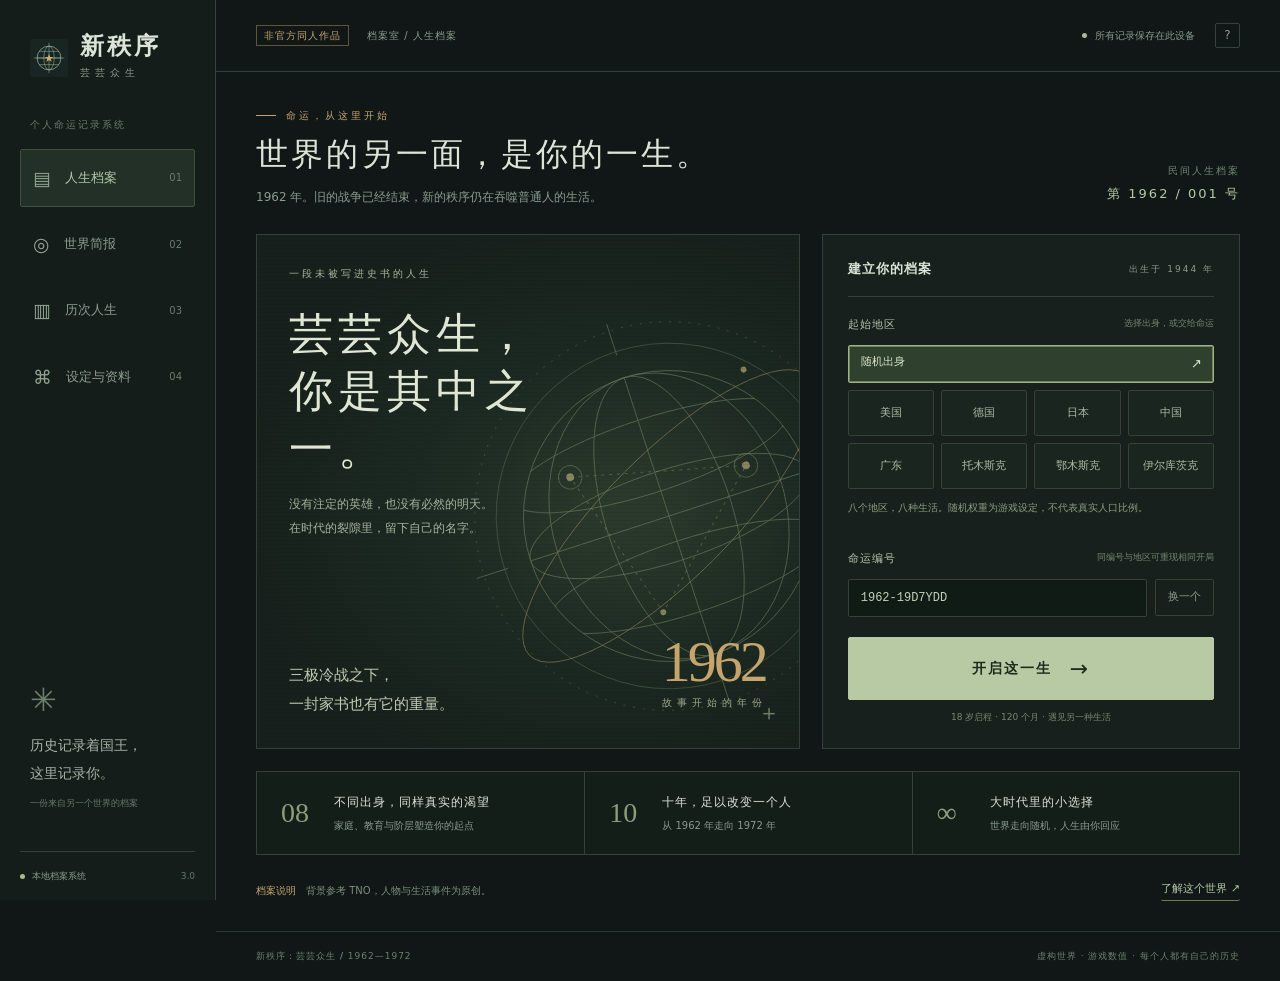
<file: 1in8b-source/index.html>
<!doctype html>
<html lang="zh-Hans">
<head>
<meta charset="utf-8"><meta name="viewport" content="width=device-width,initial-scale=1"><meta name="theme-color" content="#101817">
<meta name="description" content="在新秩序的世界里，逐月度过一个普通人的十年。中文 TNO 同人人生模拟，120 个月、像素生活、世界通报与随机遭遇，1962—1972。">
<title>新秩序：芸芸众生 · 人生档案</title>
<link rel="icon" href="tno/emblem.svg" type="image/svg+xml"><link rel="stylesheet" href="tno/style.css">
<script defer src="tno/data.js"></script><script defer src="tno/engine.js"></script><script defer src="tno/scene.js"></script><script defer src="tno/app.js"></script>
</head>
<body>
<a href="#main" class="skip">跳至正文</a>
<div class="app-shell">
<aside class="sidebar">
<a class="brand" href="#" aria-label="新秩序人生档案首页"><img src="tno/emblem.svg" width="38" height="38" alt=""><span>新秩序<small>芸芸众生</small></span></a>
<div class="side-label">个人命运记录系统</div>
<nav aria-label="主导航"><button class="nav-item active" data-view="life"><span>▤</span>人生档案<i>01</i></button><button class="nav-item" data-view="world"><span>◎</span>世界简报<i>02</i></button><button class="nav-item" data-view="archive"><span>▥</span>历次人生<i>03</i></button><button class="nav-item" data-view="about"><span>⌘</span>设定与资料<i>04</i></button></nav>
<div class="sidebar-quote"><div class="small-star">✳</div><p>历史记录着国王，<br>这里记录你。</p><small>一份来自另一个世界的档案</small></div>
<div class="side-bottom"><span class="status-dot"></span>本地档案系统<span class="version">3.0</span></div>
</aside>
<div class="workspace"><header class="topbar"><div><span class="topbar-tag">非官方同人作品</span><span class="topbar-path">档案室 / <span id="view-label">人生档案</span></span></div><div class="topbar-right"><span class="status-dot"></span><span id="save-status" role="status">所有记录保存在此设备</span><button id="soundless-help" class="icon-button" aria-label="打开设定说明">?</button></div></header>
<div id="notice" class="notice" role="status" hidden></div><main id="main" tabindex="-1"></main><footer class="footer"><span>新秩序：芸芸众生 <span class="muted">/</span> 1962—1972</span><span>虚构世界 · 游戏数值 · 每个人都有自己的历史</span></footer></div>
</div><dialog id="modal" aria-labelledby="modal-title"><div id="modal-content"></div></dialog><dialog id="story-modal" class="story-dialog" aria-labelledby="story-title"><div id="story-content"></div></dialog>
</body></html>
</file>
<file: 1in8b-source/tno/style.css>
@charset "UTF-8";
:root{color-scheme:dark;--bg:#101716;--panel:#18211e;--line:#344139;--muted:#8a9b8f;--text:#dce3d7;--green:#b3c9a5;--gold:#c5a56e;--rail:216px;font-family:"Microsoft YaHei","PingFang SC",system-ui,sans-serif;font-size:14px}*{box-sizing:border-box}body{margin:0;background:var(--bg);color:var(--text);line-height:1.7}button,input,select{font:inherit}button{cursor:pointer;color:inherit;transition:background .15s,border-color .15s}a{color:var(--green)}button:disabled{cursor:not-allowed;opacity:.4}button:hover:not(:disabled){filter:brightness(1.12)}button:focus-visible,a:focus-visible,input:focus-visible{outline:2px solid var(--gold);outline-offset:4px}button:focus:not(:focus-visible){outline:none}button,input{border-radius:2px}h1,h2,h3,p{margin:0}[hidden]{display:none!important}.muted{color:var(--muted)}.skip{position:fixed;top:-100px;z-index:20;padding:10px;background:var(--panel)}.skip:focus{top:0}.app-shell{min-height:100vh}.sidebar{position:fixed;inset:0 auto 0 0;width:var(--rail);background:#141d1a;border-right:1px solid var(--line);display:flex;flex-direction:column;padding:32px 20px 16px;z-index:5}.brand{display:flex;gap:12px;text-decoration:none;color:var(--text);align-items:center;padding:0 10px;font-family:"SimSun","Songti SC",serif;font-size:24px;font-weight:700;letter-spacing:3px;line-height:1.2}.brand small{display:block;font:10px/2.3 sans-serif;letter-spacing:5px;color:var(--muted)}.side-label{font-size:10px;color:#687b6e;letter-spacing:2px;padding:32px 10px 16px}nav{display:flex;flex-direction:column;gap:8px}.nav-item{border:1px solid transparent;background:transparent;display:flex;gap:14px;text-align:left;align-items:center;width:100%;padding:12px;color:var(--muted);font-size:13px}.nav-item>span{font-size:19px;color:#91a28f}.nav-item i{font-size:10px;margin-left:auto;font-style:normal;color:#687b6e}.nav-item.active{color:var(--green);border-color:#3e5141;background:#233027}.sidebar-quote{margin-top:auto;padding:70px 10px 35px;font-family:"SimSun","Songti SC",serif;color:#a9b2a5;line-height:2}.small-star{font:32px/1 serif;color:#6e806b;margin-bottom:16px}.sidebar-quote small{font:9px/2 sans-serif;color:#66786b;white-space:nowrap}.side-bottom{border-top:1px solid var(--line);padding-top:17px;display:flex;gap:7px;align-items:center;font-size:9px;color:var(--muted);white-space:nowrap}.status-dot{display:inline-block;width:5px;height:5px;background:#a7bd8c;border-radius:50%;flex-shrink:0}.version{margin-left:auto;color:#65786a}.workspace{margin-left:var(--rail)}.topbar{height:72px;padding:0 40px;display:flex;align-items:center;justify-content:space-between;border-bottom:1px solid var(--line);gap:16px;font-size:10px}.topbar-tag{border:1px solid #5e563b;color:var(--gold);padding:4px 7px;letter-spacing:1px}.topbar-path{margin-left:18px;color:var(--muted);letter-spacing:1px}.topbar-right{display:flex;align-items:center;gap:8px;color:var(--muted)}.icon-button{background:transparent;border:1px solid var(--line);width:25px;height:25px;margin-left:12px;font-size:12px}main{max-width:1500px;margin:auto;padding:35px 40px 30px;min-height:calc(100vh - 122px);outline:0}.eyebrow{color:var(--gold);font-size:10px;letter-spacing:3px;display:flex;align-items:center;gap:10px}.eyebrow:before{content:"";width:20px;height:1px;background:var(--gold)}.page-head{display:flex;justify-content:space-between;align-items:flex-end;gap:20px;margin-bottom:27px}.page-head h1{font:32px/1.4 "SimSun","Songti SC",serif;letter-spacing:3px;margin-top:8px}.page-head p{font-size:12px;color:var(--muted);margin-top:10px}.folio{font-size:10px;color:#728575;letter-spacing:2px;text-align:right;line-height:2}.folio b{display:block;color:var(--green);font-weight:400;font-size:13px}.landing-grid{display:grid;grid-template-columns:minmax(0,1.3fr) minmax(310px,1fr);gap:22px}.hero{min-height:480px;position:relative;overflow:hidden;border:1px solid var(--line);background:radial-gradient(ellipse at 65% 53%,#29372b,#1b2821 42%,#17201c 75%);display:flex;flex-direction:column;padding:30px 32px}.hero:after{content:"";position:absolute;inset:0;background:repeating-linear-gradient(0deg,transparent,transparent 3px,#0a140b18 3px,#0a140b18 4px);pointer-events:none}.hero-kicker{font-size:10px;letter-spacing:3px;z-index:1;color:#a5b79c}.hero h2{position:relative;z-index:1;margin-top:24px;font:44px/1.3 "SimSun","Songti SC",serif;letter-spacing:5px;max-width:330px;color:#e0e6d4}.hero .subline{font-size:12px;position:relative;z-index:1;color:#a4b29d;margin-top:14px;line-height:2;max-width:260px}.orb{position:absolute;right:-75px;bottom:27px;width:410px;height:410px;opacity:.62;transform:rotate(-18deg);pointer-events:none}.hero-bottom{position:relative;z-index:1;margin-top:auto;padding-top:70px;display:flex;align-items:flex-end;justify-content:space-between;gap:20px}.hero-bottom p{font-family:"SimSun","Songti SC",serif;font-size:15px;line-height:1.9;color:#bfcbb5}.hero-bottom .number{font:58px/.9 Georgia,serif;color:var(--gold);letter-spacing:-3px}.hero-bottom .number small{display:block;font:10px/3 sans-serif;letter-spacing:5px;color:#9da98d}.cross{position:absolute;bottom:17px;right:19px;color:#74816a;font-size:22px}.register{border:1px solid var(--line);background:#17201c;padding:23px 25px;display:flex;flex-direction:column}.panel-title{display:flex;align-items:center;justify-content:space-between;gap:12px;padding-bottom:16px;border-bottom:1px solid var(--line);margin-bottom:19px;font-size:13px;font-weight:600;letter-spacing:1px}.panel-title small{font-size:9px;color:var(--muted);font-weight:400;letter-spacing:2px}.field-label{display:flex;justify-content:space-between;gap:10px;font-size:11px;color:#b6c3ae;letter-spacing:1px;margin-bottom:10px}.field-label span{font-size:9px;color:#738571;letter-spacing:0}.region-grid{display:grid;grid-template-columns:repeat(4,1fr);gap:7px}.region-btn{border:1px solid #354238;background:#19251e;min-height:46px;padding:7px 2px;font-size:11px;color:#aebba5}.region-btn.selected{border-color:#a0b28a;color:#dbe6cd;background:#30402e;box-shadow:inset 0 0 0 1px #6f825b}.region-btn.random{grid-column:1/-1;min-height:36px;text-align:left;padding-left:12px}.region-btn.random span{float:right;padding-right:9px;font-size:13px}.region-description{font-size:10px;color:#8a9c83;min-height:36px;margin:10px 0 15px;line-height:1.8}.seed-row{display:flex;align-items:center;gap:8px}.seed-row input{width:100%;min-width:0;background:#111b16;border:1px solid #354238;color:#c2d1b5;padding:9px 12px;font:12px/1.5 monospace}.seed-row button{background:transparent;border:1px solid #354238;padding:8px 12px;color:var(--muted);white-space:nowrap;font-size:11px}.primary{display:flex;justify-content:center;align-items:center;gap:18px;background:#b8caa4;color:#1c2a1a;border:1px solid #b8caa4;font-weight:700;letter-spacing:2px;padding:12px 20px;min-height:45px}.primary .arrow{font-size:22px;font-weight:400}.register .primary{width:100%;margin-top:20px}.register-foot{font-size:9px;text-align:center;color:#778771;margin-top:10px}.secondary{border:1px solid #536346;background:transparent;color:var(--green);padding:10px 16px;font-size:12px;letter-spacing:1px}.register .secondary{margin-top:9px}.facts-row{display:grid;grid-template-columns:repeat(3,1fr);border:1px solid var(--line);margin-top:22px;background:#131e18}.fact{padding:20px 24px;display:flex;gap:18px;align-items:center}.fact+.fact{border-left:1px solid var(--line)}.fact-symbol{color:#8d9d7c;font:28px/1 Georgia,serif;min-width:35px}.fact h3{font-size:12px;letter-spacing:1px;font-weight:500}.fact p{color:var(--muted);font-size:10px;margin-top:4px}.lower-caption{display:flex;justify-content:space-between;align-items:center;margin-top:25px;font-size:10px;color:#7d8f7c;gap:16px}.lower-caption b{font-weight:400;color:var(--gold)}.footer{max-width:1500px;margin:auto;padding:17px 40px;border-top:1px solid #2b382f;display:flex;gap:16px;justify-content:space-between;font-size:9px;letter-spacing:1px;color:#6d806f}.notice{margin:15px 40px 0;padding:12px 16px;border:1px solid #79643c;color:#e1c18c;background:#302b1c;font-size:12px}.dashboard{display:grid;grid-template-columns:270px minmax(0,1fr);gap:24px}.identity{background:#17211b;border:1px solid var(--line);padding:23px;height:fit-content}.profile-top{display:flex;gap:15px;align-items:center;border-bottom:1px solid var(--line);padding-bottom:20px}.portrait{width:56px;height:64px;flex-shrink:0;background:#2a3628;border:1px solid #536049;display:flex;align-items:center;justify-content:center;font:30px/1 serif;color:#adba99;position:relative}.portrait:after{content:"";position:absolute;inset:4px;border:1px solid #5a684c}.person-name{font:23px/1.5 "SimSun",serif;letter-spacing:1px}.profile-sub{color:var(--muted);font-size:10px}.data-list{margin:16px 0;font-size:11px}.data-list div{display:flex;justify-content:space-between;gap:10px;margin:9px 0}.data-list dt{color:var(--muted);flex-shrink:0}.data-list dd{margin:0;text-align:right}.stats{border-top:1px solid var(--line);padding-top:10px}.stat{margin-top:14px}.stat-line{display:flex;justify-content:space-between;font-size:10px;color:#b6c5aa}.stat-line b{font:11px/1.7 monospace;color:var(--green)}.stat-track{height:3px;background:#303d30;margin-top:7px}.stat-fill{height:3px;background:#a0b18e}.stat.risk .stat-fill{background:var(--gold)}.identity .secondary{width:100%;margin-top:22px;font-size:10px}.identity-foot{color:#6f826e;font-size:9px;line-height:1.8;margin-top:17px}.life-main{min-width:0}.year-banner{display:flex;align-items:center;justify-content:space-between;border-bottom:1px solid #536147;padding:0 0 18px;gap:15px}.year-big{font:50px/1 Georgia,serif;color:#c5d2b8;letter-spacing:-2px}.year-big small{font:11px/1 sans-serif;letter-spacing:1px;color:var(--muted);margin-left:15px}.year-actions{display:flex;gap:8px;align-items:center}.year-actions .primary{padding:9px 16px;min-height:40px;font-size:11px}.year-actions .secondary{font-size:11px;padding:8px 12px;min-height:40px}.era-track{display:flex;justify-content:space-between;position:relative;margin:22px 0 25px;padding-top:9px;font:9px/1.7 monospace;color:#71836c}.era-track:before{content:"";position:absolute;top:0;left:0;right:0;border-top:1px solid #3a4a36}.era-track span{position:relative}.era-track span:before{content:"";width:4px;height:4px;background:#55694b;position:absolute;top:-11px;left:10px}.era-track span.current{color:var(--gold)}.era-track span.current:before{background:var(--gold);box-shadow:0 0 0 3px #c5a56e22}.event-card{border:1px solid #7c8055;background:#222c20;padding:25px;margin-bottom:24px;position:relative}.event-label{font-size:9px;letter-spacing:2px;color:var(--gold);display:flex;justify-content:space-between}.event-card h2{font:26px/1.5 "SimSun",serif;letter-spacing:2px;margin:15px 0 10px}.event-text{color:#c1cbb6;font-size:13px;line-height:2}.choices{display:flex;flex-direction:column;gap:9px;margin-top:23px}.choice{display:flex;gap:14px;align-items:center;width:100%;background:#17221a;border:1px solid #4a5a3d;text-align:left;padding:12px 14px;font-size:12px}.choice-index{border:1px solid #627352;color:#9faf8c;min-width:24px;height:24px;text-align:center;font:11px/23px monospace}.choice-body{flex:1}.choice-effect{display:block;color:#9cad8f;font-size:10px;margin-top:2px;line-height:1.8}.choice-arrow{color:#9caf89}.choice:hover{background:#2e3c27;border-color:#a2b98c}.log-head{display:flex;justify-content:space-between;align-items:center;font-size:12px;letter-spacing:2px;margin-bottom:20px}.log-head span{font-size:9px;letter-spacing:1px;color:var(--muted)}.timeline{border-left:1px solid #3d4d36;margin-left:5px;padding-left:23px}.log-entry{position:relative;padding-bottom:22px}.log-entry:before{content:"";position:absolute;left:-27px;top:8px;width:7px;height:7px;background:#7f9370;border:2px solid var(--bg)}.log-entry.world:before{background:var(--gold)}.log-meta{color:#83967c;font-size:9px;margin-bottom:3px;letter-spacing:1px}.log-entry h3{font-size:13px;font-weight:500;color:#b9c9ad}.log-entry p{font-size:11px;line-height:1.9;color:var(--muted);margin-top:4px}.log-entry.world h3{color:var(--gold)}.empty-panel{border:1px dashed #41513a;padding:35px;text-align:center;color:var(--muted);font-size:12px}.brief-grid{display:grid;grid-template-columns:repeat(2,1fr);gap:18px}.brief{background:#17211b;border:1px solid var(--line);padding:24px}.brief .route-label{font-size:10px;color:var(--gold);letter-spacing:2px}.brief h2{font:23px/1.5 "SimSun",serif;margin:10px 0}.brief p{font-size:12px;color:var(--muted);line-height:2}.brief-foot{border-top:1px solid var(--line);margin-top:20px;padding-top:12px;font-size:10px;color:#75896e}.news-section{margin-top:30px}.article{max-width:830px}.article h2{font:23px/1.6 "SimSun",serif;color:var(--green);margin:25px 0 12px}.article p,.article li{font-size:13px;line-height:2;color:#a6b69d}.article ul{padding-left:20px}.source-list{list-style:none;padding:0!important}.source-list li{border-bottom:1px solid var(--line);padding:13px 0}.source-list a{color:var(--green);text-decoration:none;border-bottom:1px solid #647155}.source-list small{display:block;font-size:11px;color:var(--muted)}.archive-card{display:grid;grid-template-columns:80px 1fr auto;gap:20px;align-items:center;border:1px solid var(--line);padding:23px;margin-bottom:14px;background:#18211b}.archive-year{font:26px/1.2 Georgia,serif;color:var(--gold)}.archive-year small{display:block;font:9px/2 sans-serif;color:var(--muted)}.archive-card h2{font:22px/1.7 "SimSun",serif}.archive-card p{font-size:11px;color:var(--muted)}.archive-actions{display:flex;gap:8px}.danger{color:#dba18a;border-color:#795647}.end-card{border:1px solid #93815a;padding:30px;background:linear-gradient(135deg,#293022,#19231c);margin-bottom:25px}.end-card h2{font:32px/1.5 "SimSun",serif;letter-spacing:2px;margin:14px 0}.end-card p{font-size:12px;color:#b5c2aa;line-height:2}.end-grid{display:grid;grid-template-columns:1fr 1fr;gap:18px;margin:22px 0}.end-grid>div{border-top:1px solid #4f5c42;padding-top:15px}.end-grid h3{font-size:10px;color:var(--gold);margin-bottom:6px;font-weight:400;letter-spacing:2px}.end-buttons{display:flex;gap:10px;margin-top:20px;flex-wrap:wrap}dialog{color:var(--text);background:#1a251d;border:1px solid #71805c;padding:30px;width:min(560px,calc(100vw - 32px));max-height:85vh}dialog::backdrop{background:#050b08bf;backdrop-filter:blur(3px)}dialog h2{font:25px/1.5 "SimSun",serif;margin-bottom:15px}dialog p{font-size:13px;color:#aebca4;line-height:2}.dialog-actions{display:flex;justify-content:flex-end;gap:10px;margin-top:25px}.dialog-list{padding-left:18px;font-size:12px;color:#aebca4;line-height:2}.continue-strip{border:1px solid #7b7950;background:#282d1d;padding:14px 18px;display:flex;justify-content:space-between;align-items:center;gap:14px;margin-bottom:20px;font-size:12px}.continue-strip small{color:var(--muted);display:block;font-size:10px}.action-link{background:transparent;border:0;border-bottom:1px solid #687c59;color:var(--green);padding:0 0 1px;font-size:11px}.fade-in{animation:appear .3s ease-out}@keyframes appear{from{opacity:.4;transform:translateY(4px)}to{opacity:1;transform:translateY(0)}}
@media(min-width:1600px){main{padding-top:45px}.hero{min-height:540px}.hero h2{font-size:54px}.orb{width:480px;height:480px}.register{padding:28px}.region-btn{min-height:55px}.region-description{margin-bottom:24px}}
@media(max-width:1150px){:root{--rail:180px}.sidebar{padding:28px 13px 14px}.brand{font-size:22px;padding:0 6px;gap:8px}.topbar{padding:0 25px}main{padding:28px 25px}.footer{padding:17px 25px}.landing-grid{gap:16px;grid-template-columns:minmax(0,1fr) minmax(280px,1fr)}.hero{padding:25px}.hero h2{font-size:38px}.orb{right:-140px}.register{padding:20px}.hero-bottom{align-items:flex-start;flex-direction:column;padding-top:50px;gap:15px}.hero-bottom .number{font-size:46px}.hero-bottom .number small{display:inline;margin-left:13px}.fact{padding:18px 14px;gap:12px}.fact-symbol{font-size:24px;min-width:25px}.topbar-path{display:none}.dashboard{grid-template-columns:230px minmax(0,1fr);gap:20px}.identity{padding:18px}.year-big{font-size:40px}.year-actions{flex-direction:column;align-items:stretch}.year-actions button{padding:5px 10px!important;min-height:30px!important}}
@media(max-width:850px){:root{--rail:0px}.sidebar{position:static;width:auto;padding:15px 22px;flex-direction:row;align-items:center;justify-content:space-between;border-right:0;border-bottom:1px solid var(--line)}.brand{font-size:21px}.brand img{width:32px;height:32px}.brand small{font-size:8px;letter-spacing:4px}.sidebar nav{flex-direction:row;gap:5px}.nav-item{width:auto;padding:8px 10px;font-size:11px;gap:5px}.nav-item>span,.nav-item i,.side-label,.sidebar-quote,.side-bottom{display:none}.topbar{height:47px;padding:0 24px}.topbar-tag{font-size:9px}.workspace{margin:0}.landing-grid{grid-template-columns:1.1fr 1fr}.hero h2{font-size:38px}.page-head h1{font-size:29px}.footer{font-size:8px}.facts-row{margin-top:18px}.fact{align-items:flex-start}.fact-symbol{display:none}.dashboard{grid-template-columns:220px minmax(0,1fr)}}
@media(max-width:620px){.sidebar{padding:13px 16px;flex-wrap:wrap;gap:16px}.brand small{display:none}.sidebar nav{width:100%;gap:0;justify-content:space-between}.nav-item{padding:7px 10px;font-size:11px}.topbar{padding:0 16px;height:41px}.topbar-tag{border:0;padding:0;font-size:9px}.topbar-right{font-size:9px;gap:5px}.icon-button{display:none}main{padding:25px 16px}.page-head{margin-bottom:20px}.page-head h1{font-size:27px}.page-head p{font-size:11px;max-width:270px}.folio{display:none}.landing-grid{grid-template-columns:1fr;gap:18px}.hero{min-height:340px;padding:24px}.hero h2{font-size:40px;margin-top:16px;max-width:none}.hero .subline{max-width:240px;margin-top:8px}.hero-bottom{padding-top:30px;flex-direction:row;align-items:flex-end}.hero-bottom p{font-size:12px}.hero-bottom .number{font-size:42px}.hero-bottom .number small{display:block;margin:0;font-size:8px}.orb{width:330px;height:330px;right:-70px;bottom:0}.hero-kicker{font-size:9px}.register{padding:21px}.region-btn{min-height:45px}.facts-row{grid-template-columns:1fr}.fact{padding:14px 20px;align-items:center;gap:18px}.fact-symbol{display:block;font-size:23px;min-width:30px}.fact+.fact{border-left:0;border-top:1px solid var(--line)}.fact p{margin:0}.lower-caption{font-size:9px;align-items:flex-start}.footer{padding:15px 16px;flex-direction:column;gap:3px}.dashboard{display:flex;flex-direction:column}.identity{padding:18px}.profile-top{padding-bottom:12px}.data-list{display:grid;grid-template-columns:1fr 1fr;column-gap:20px;margin:10px 0}.data-list div{margin:4px 0}.stats{display:grid;grid-template-columns:1fr 1fr;gap:0 20px}.stat{margin-top:12px}.identity-foot{display:none}.identity .secondary{margin-top:17px;padding:6px}.year-banner{padding-bottom:15px}.year-big{font-size:44px}.year-actions{flex-direction:row}.year-actions .primary,.year-actions .secondary{min-height:38px!important}.event-card{padding:20px}.event-card h2{font-size:24px}.event-text{font-size:12px}.event-label{font-size:8px;letter-spacing:1px}.choice{padding:11px;font-size:12px;gap:10px}.brief-grid{grid-template-columns:1fr}.archive-card{grid-template-columns:55px 1fr;gap:15px;padding:18px}.archive-actions{grid-column:1/-1;justify-content:flex-end}.archive-card h2{font-size:20px}.end-card{padding:22px}.end-card h2{font-size:28px}.end-grid{grid-template-columns:1fr}.notice{margin:12px 16px 0}.continue-strip{font-size:11px;padding:12px}.article p,.article li{font-size:12px}.source-list a{overflow-wrap:anywhere}.page-head .secondary{font-size:10px;padding:7px 10px}}
@media(prefers-reduced-motion:reduce){*,*:before,*:after{animation:none!important;transition:none!important}}

/* 月度档案：账本、行动与投资沿用纸质档案的层次。 */
.stat-grade{font-size:10px;color:var(--gold);margin-top:6px}.stat-description{font-size:10px;line-height:1.8;color:#92a48b;margin-top:3px}.stat.money{padding:12px;background:#222d20;border:1px solid #526344}.stat.money .stat-line{display:block}.stat.money .stat-line b{display:block;font-size:21px;line-height:1.8}.stat.money .stat-grade{margin-top:0}.year-big{white-space:nowrap}.year-big small{display:block;margin:12px 0 0;font-size:10px}.month-big{font:22px/1.4 "SimSun",serif;color:var(--gold);letter-spacing:0}.month-track{display:grid;grid-template-columns:repeat(12,minmax(0,1fr));gap:5px;margin:-8px 0 24px}.month-track>span{border:1px solid #344637;text-align:center;font:12px/2.5 monospace;color:#71876d}.month-track small{font-size:8px;margin-left:3px}.month-track>span.passed{background:#1c2a21;color:#9aac8c}.month-track>span.current{border-color:var(--gold);color:#e2c388;background:#3a3522;box-shadow:inset 0 -2px var(--gold)}.choice-condition,.choice-consequence,.choice-blocked{display:block;font-size:10px;line-height:1.8;margin-top:4px}.choice-condition{color:#c5b581}.choice-consequence{color:#9cb59b}.choice-blocked{color:#dda58d}.choice:disabled{opacity:.75;background:#19211b;border-color:#4e4e40}.choice:disabled .choice-index{color:#8e9482;border-color:#4e5445}.choice:disabled:hover{background:#19211b;border-color:#4e4e40}.finance-panel,.actions-panel,.investments-panel{border:1px solid var(--line);background:#162019;margin:0 0 22px;padding:22px}.panel-heading{display:flex;align-items:center;justify-content:space-between;gap:12px;margin-bottom:13px}.panel-heading h2{font:19px/1.6 "SimSun",serif;letter-spacing:2px;color:#c3d0b7}.panel-heading>span{font-size:9px;color:var(--gold);text-align:right}.panel-explainer{font-size:11px;line-height:1.9;color:var(--muted);margin-bottom:15px}.account-grid{display:grid;grid-template-columns:repeat(3,1fr);gap:16px;padding-bottom:15px;border-bottom:1px solid var(--line)}.account-grid>div+div{padding-left:16px;border-left:1px solid var(--line)}.account-grid small{display:block;font-size:10px;color:var(--muted)}.account-grid b{display:block;font:25px/1.7 Georgia,serif;color:var(--green)}.account-grid>div:last-child b{color:var(--gold)}.budget-row{display:flex;gap:10px 23px;flex-wrap:wrap;padding-top:12px;font-size:10px;color:var(--muted)}.budget-row b{font-weight:500;color:#c1cfae;margin-left:3px}.modifier-list{margin:12px 0 0;padding-left:17px;font-size:10px;color:#92a68a;line-height:1.9}.month-report{margin-top:16px;padding-top:12px;border-top:1px solid var(--line);color:var(--muted);font-size:10px}.month-report summary{cursor:pointer;color:#b9c5ad}.month-report summary>span{float:right;color:var(--gold);margin-left:10px}.month-report p{margin-top:9px;line-height:1.9}.report-lines{display:flex;flex-wrap:wrap;gap:5px 20px;margin-top:10px}.report-changes{display:flex;flex-wrap:wrap;gap:4px 15px;margin-top:8px}.report-changes b{font-weight:500;color:#bdcdaa;margin-left:3px}.monthly-actions{display:grid;grid-template-columns:repeat(2,minmax(0,1fr));gap:9px}.month-action{background:#1d2a20;border:1px solid #43523a;padding:13px;text-align:left;min-width:0}.month-action:last-child{grid-column:1/-1}.action-top{display:flex;justify-content:space-between;align-items:center;gap:8px}.action-top b{font-size:12px;font-weight:500;color:#bfceae}.action-top small{font-size:9px;color:#a59b76}.action-description{display:block;font-size:10px;line-height:1.8;color:#8fa286;margin-top:6px}.month-action:disabled{opacity:.7;background:#18201a}.investment-list{display:grid;grid-template-columns:repeat(3,minmax(0,1fr));gap:11px}.investment-card{border:1px solid #3e4e36;background:#1b271e;padding:14px;min-width:0}.investment-top{display:flex;gap:7px;align-items:flex-start;justify-content:space-between;flex-wrap:wrap}.investment-top h3{font-size:13px;font-weight:500;color:#c2d2b1}.risk-label{font-size:9px;color:#c6b27b;border:1px solid #665e3d;padding:0 5px}.investment-card>p{font-size:10px;line-height:1.9;color:var(--muted);margin:9px 0 12px}.asset-data{margin:0 0 13px}.asset-data>div{display:flex;justify-content:space-between;gap:8px;margin:3px 0;font-size:10px}.asset-data dt{color:#8e9f85}.asset-data dd{margin:0;color:#bdcbae;font:12px/1.8 monospace}.trade-buttons{display:flex;gap:6px}.trade-buttons .secondary{flex:1;min-width:0;padding:7px 3px;font-size:10px;letter-spacing:0}.trade-reasons{font-size:9px;line-height:1.8;color:#a79577;margin-top:9px}.trade-reasons span{display:block}.investments-panel{margin-bottom:30px}
@media(max-width:1250px){.investment-list{grid-template-columns:1fr}.investment-card{display:grid;grid-template-columns:minmax(0,1fr) auto;gap:0 18px}.investment-top{justify-content:flex-start;align-items:center;gap:12px}.investment-card>p{grid-column:1;margin-bottom:6px}.asset-data{grid-row:1/4;grid-column:2;min-width:122px}.trade-buttons{grid-column:1/-1;margin-top:10px}.trade-reasons{grid-column:1/-1}.investment-card .secondary{padding:7px 14px}.month-big{font-size:19px}.year-actions{flex-direction:column;align-items:stretch}.year-actions button{min-height:32px!important;font-size:10px!important;padding:6px 10px!important}}
@media(max-width:850px){.year-big{font-size:35px}.month-big{font-size:17px}.month-track{gap:3px}.month-track small{display:none}.finance-panel,.actions-panel,.investments-panel{padding:18px}.monthly-actions{grid-template-columns:1fr}.month-action:last-child{grid-column:auto}.account-grid{gap:10px}.account-grid>div+div{padding-left:10px}.account-grid b{font-size:23px}.panel-heading{align-items:flex-start}.panel-heading>span{max-width:125px}.stat-description{font-size:9px}.month-report summary>span{float:none;display:block;margin:4px 0 0}}
@media(max-width:620px){.stat.money{grid-column:1/-1;grid-row:1;padding:10px 12px}.stat.money .stat-line{display:flex;align-items:center}.stat.money .stat-line b{font-size:20px}.stat.money .stat-description{margin:0}.stat-description{font-size:10px}.stats{gap:3px 18px}.year-big{font-size:35px}.month-big{font-size:20px}.year-actions{flex-direction:column;align-items:stretch;flex-shrink:0}.year-actions .primary,.year-actions .secondary{min-height:32px!important}.month-track{margin-top:-9px;gap:3px}.era-track{font-size:8px}.era-track span:before{left:7px}.finance-panel,.actions-panel,.investments-panel{padding:17px}.monthly-actions{grid-template-columns:repeat(2,minmax(0,1fr))}.month-action{padding:11px}.month-action:last-child{grid-column:1/-1}.action-top{align-items:flex-start;flex-direction:column;gap:2px}.account-grid{gap:10px}.account-grid b{font-size:22px}.budget-row{gap:6px 12px}.investment-card{gap:0 12px}.asset-data{min-width:112px}.panel-heading h2{font-size:18px}.panel-heading>span{font-size:9px}.panel-explainer{font-size:10px}.event-label{gap:10px}.log-head{gap:15px;letter-spacing:1px}.log-head span{font-size:8px}}
@media(max-width:360px){.monthly-actions{grid-template-columns:1fr}.month-action:last-child{grid-column:auto}.investment-card{display:block}.asset-data{margin-top:10px}.account-grid b{font-size:19px}.year-big{font-size:30px}.month-big{font-size:17px}.year-actions button{font-size:9px!important}.month-report summary>span{font-size:9px}}
/* Pixel life stage and three distinct kinds of stories. */
.life-stage{border:1px solid #465447;background:#16231e;margin-bottom:26px;padding:18px}.life-stage .year-banner{border:0;padding:0 0 17px}.life-stage .year-big{font-size:38px}.life-stage .year-actions{flex-direction:row}.life-stage .year-actions .secondary,.life-stage .year-actions .primary{min-height:36px!important}.pixel-stage{border:1px solid #596454;background:#293c32;box-shadow:0 0 0 3px #101a15;overflow:hidden}.scene-heading,.scene-caption{display:flex;justify-content:space-between;gap:12px;padding:10px 14px;font-size:10px;color:#bcc9af;background:#1a2a23}.scene-heading{border-bottom:2px solid #4d5b47;letter-spacing:1px}.scene-heading i{display:inline-block;width:5px;height:5px;background:#d5c18d;margin-right:8px;box-shadow:0 0 0 2px #d5c18d25}.pixel-viewport{position:relative;line-height:0}.pixel-viewport svg{display:block;width:100%;height:auto;image-rendering:pixelated}.scene-caption{border-top:2px solid #394d41;font-size:10px;color:#899c8b}.scene-caption>span:first-child{color:#c4cba9}.scene-places{position:absolute;inset:0}.scene-places button{position:absolute;border:0;background:transparent;border-radius:0;cursor:pointer}.scene-places button:hover,.scene-places button:focus-visible{background:#e7d8a00c;outline:1px dashed #e7d8a0;outline-offset:-3px;filter:none}.scene-places button span{position:absolute;bottom:0;left:50%;transform:translateX(-50%);background:#1b2b22e8;border:1px solid #bac29d;color:#d6ddb9;font-size:10px;white-space:nowrap;padding:3px 9px;line-height:1.7;opacity:0}.scene-places button:hover span,.scene-places button:focus-visible span{opacity:1}.you-dot{display:inline-block;width:5px;height:5px;background:#e1c681;margin-right:7px}.scene-stats{display:grid;grid-template-columns:repeat(5,minmax(0,1fr));margin:18px 0 10px;padding:0 2px}.scene-stats>span{padding:0 18px;border-right:1px solid #35483b}.scene-stats>span:first-child{padding-left:0}.scene-stats>span:last-child{border:0}.scene-stats small{display:block;font-size:10px;color:#8ca18f}.scene-stats b{font:23px/1.7 Georgia,serif;color:#d0d7b7}.scene-stats i{font:9px/1.7 monospace;color:#81967e;margin-left:4px;font-style:normal}.news-wire{display:flex;gap:13px;align-items:center;font-size:11px;border-top:1px solid #384e3d;padding:12px 0 0;color:#a9b89b}.news-wire>span:nth-child(2){flex:1;min-width:0}.wire-label{font-size:9px;letter-spacing:1px;border:1px solid #6d6747;color:#cbb47e;padding:1px 6px;white-space:nowrap}.news-wire .action-link{font-size:10px;white-space:nowrap}.month-breath{color:#7e9584;font-size:10px;padding-top:13px}.pending-strip{display:flex;justify-content:space-between;gap:12px;align-items:center;border:1px solid #6a7250;background:#2c3525;padding:13px 15px;margin-top:15px;color:#d0d5b0;font-size:12px}.pending-strip .secondary{padding:7px 12px;font-size:11px;white-space:nowrap}.identity-fold{border:1px solid var(--line);background:#17211b;height:fit-content}.identity-fold>summary{padding:17px 20px;font-size:12px;color:#bdcbb2;cursor:pointer}.identity-fold>summary span{display:block;font-size:10px;color:#849c82;margin-top:5px}.identity-fold .identity{border:0;border-top:1px solid var(--line)}.daily-plans{border:1px solid var(--line);background:#162019;margin-bottom:20px}.daily-plans>summary{padding:16px 20px;font-size:13px;letter-spacing:1px;cursor:pointer;color:#bccdb1}.daily-plans>summary>span{float:right;font-size:10px;letter-spacing:0;color:#9d9d76}.daily-plans>section{border:0;border-top:1px solid var(--line);margin-bottom:0}.daily-plans .actions-panel .panel-heading{display:none}.story-dialog{width:min(620px,calc(100vw - 32px));padding:0;overflow:auto;box-shadow:0 22px 100px #0009;max-height:88vh}.story-dialog::backdrop{background:#08130fb3;backdrop-filter:blur(2px)}.bulletin-masthead{display:flex;justify-content:space-between;gap:20px;font-size:10px;letter-spacing:2px;border-bottom:1px solid currentColor;padding:16px 24px}.world-bulletin{background:#d8d3b7;color:#333d33;border:5px double #8b9474}.world-bulletin .bulletin-masthead{color:#67705a}.bulletin-symbol{text-align:center;font:28px/1 Georgia,serif;margin:26px 0 14px;color:#a2ae88}.world-bulletin .bulletin-symbol{color:#6a765d}.bulletin-kicker{text-align:center;font-size:9px;letter-spacing:4px;color:#93a585}.world-bulletin .bulletin-kicker{color:#77816b}.story-dialog h2{font:30px/1.55 'SimSun','Songti SC',serif;letter-spacing:2px;text-align:center;margin:12px 28px 19px}.bulletin-text{font:14px/2.15 'Microsoft YaHei',sans-serif!important;color:#c0cbb3!important;padding:0 32px;margin:0!important}.world-bulletin .bulletin-text{color:#46513f!important}.bulletin-impact{display:flex;flex-wrap:wrap;justify-content:center;gap:7px 16px;margin:22px 32px;padding:14px 0;border-top:1px solid #526348;border-bottom:1px solid #526348;font:11px/1.8 monospace;color:#b7c59d}.world-bulletin .bulletin-impact{border-color:#9ca589;color:#586a4d}.bulletin-footer{display:flex;align-items:center;justify-content:space-between;gap:12px;padding:2px 28px 25px}.bulletin-footer>span{font:11px/1.8 'SimSun',serif;color:#889d80}.world-bulletin .bulletin-footer>span{color:#717e61}.bulletin-footer .primary{font-size:12px;min-height:39px;padding:9px 17px;letter-spacing:1px}.world-bulletin .primary{background:#52654c;color:#eee9d1;border-color:#52654c}.personal-bulletin{background:#1e2c23;border:2px solid #6f805c}.decision-bulletin{border:1px solid #a39765;background:#222e22}.decision-bulletin .event-card{border:0;margin:0;background:transparent;padding:28px}.decision-bulletin h2{text-align:left;margin:15px 0 12px;font-size:27px}.decision-bulletin .event-label{font-size:9px}.decision-bulletin .event-text{font-size:13px}.decision-footer{padding:0 28px 22px;display:flex;align-items:center;justify-content:space-between;gap:16px;color:#83987d;font-size:10px;line-height:1.8}.decision-footer .action-link{font-size:10px;flex-shrink:0}.place-actions{display:flex;gap:10px;margin-top:22px;flex-wrap:wrap}.place-actions button{font-size:11px}.pixel-cloud{animation:pixel-cloud 14s steps(20) infinite alternate}.pixel-smoke{animation:pixel-smoke 4s steps(3) infinite}.pixel-walk{animation:pixel-walk 9s steps(10) infinite alternate}.pixel-marker{animation:pixel-mark 3s steps(2) infinite}.pixel-rain{animation:pixel-rain 1.2s steps(4) infinite}.pixel-flake{animation:pixel-rain 5s steps(10) infinite}@keyframes pixel-cloud{to{transform:translateX(8px)}}@keyframes pixel-smoke{0%,100%{opacity:.4;transform:translateY(0)}50%{opacity:.8;transform:translateY(-2px)}}@keyframes pixel-walk{to{transform:translateX(7px)}}@keyframes pixel-mark{50%{opacity:.5}}@keyframes pixel-rain{to{transform:translateY(5px)}}
@media(max-width:850px){.life-stage{padding:14px}.life-stage .year-actions{flex-direction:column}.scene-caption{font-size:9px;padding:8px 10px}.scene-stats>span{padding:0 11px}.scene-stats b{font-size:21px}.scene-heading{font-size:9px}.daily-plans>summary>span{font-size:9px}.identity-fold .stat-description{font-size:10px}}
@media(max-width:620px){.life-stage{padding:12px;margin-bottom:18px}.life-stage .year-big{font-size:31px}.life-stage .year-banner{padding-bottom:13px}.life-stage .year-big small{font-size:9px;margin-top:7px}.life-stage .month-big{font-size:17px}.life-stage .year-actions button{font-size:9px!important;min-height:29px!important;padding:5px 8px!important}.scene-heading{padding:8px;letter-spacing:0;font-size:8px}.scene-caption{padding:7px 8px;gap:5px;flex-direction:column;font-size:8px;line-height:1.7}.scene-stats{margin:12px 0 9px}.scene-stats>span{padding:0 7px}.scene-stats small{font-size:8px;white-space:nowrap}.scene-stats b{font-size:18px}.scene-stats i{display:none}.news-wire{font-size:9px;gap:7px;align-items:flex-start}.wire-label{font-size:8px;padding:1px 4px;flex-shrink:0}.news-wire .action-link{font-size:8px}.month-breath{font-size:9px;line-height:1.8}.identity-fold>summary{padding:14px 17px}.identity-fold>summary>span{float:right;margin:0}.daily-plans>summary{padding:14px 16px;font-size:12px;letter-spacing:0}.daily-plans>summary>span{font-size:8px}.bulletin-masthead{font-size:8px;letter-spacing:1px;padding:13px 17px}.bulletin-symbol{margin-top:20px}.story-dialog h2{font-size:25px;margin:12px 21px 15px}.bulletin-text{padding:0 21px;font-size:12px!important}.bulletin-impact{font-size:10px;margin:17px 21px;gap:5px 12px;padding:11px 0}.bulletin-footer{padding:0 20px 20px;align-items:flex-end}.bulletin-footer>span{font-size:9px;max-width:120px}.bulletin-footer .primary{font-size:10px;min-height:35px;letter-spacing:0;padding:8px 12px}.decision-bulletin .event-card{padding:21px}.decision-bulletin h2{margin:12px 0}.decision-footer{padding:0 21px 20px;flex-direction:column;align-items:flex-start;gap:9px}.pending-strip{font-size:10px;padding:10px;gap:8px}.pending-strip .secondary{font-size:9px;padding:6px 8px}.scene-places button span{opacity:.85;font-size:8px;padding:1px 5px}.scene-places button{outline:none}.scene-places button:hover{outline:1px dashed #e7d8a0}}
@media(prefers-reduced-motion:reduce){.pixel-cloud,.pixel-smoke,.pixel-walk,.pixel-marker,.pixel-rain,.pixel-flake{animation:none!important}}
.story-dialog h2{text-wrap:balance}
@media(max-width:620px){.world-bulletin h2{font-size:22px;letter-spacing:1px}}
</file>
